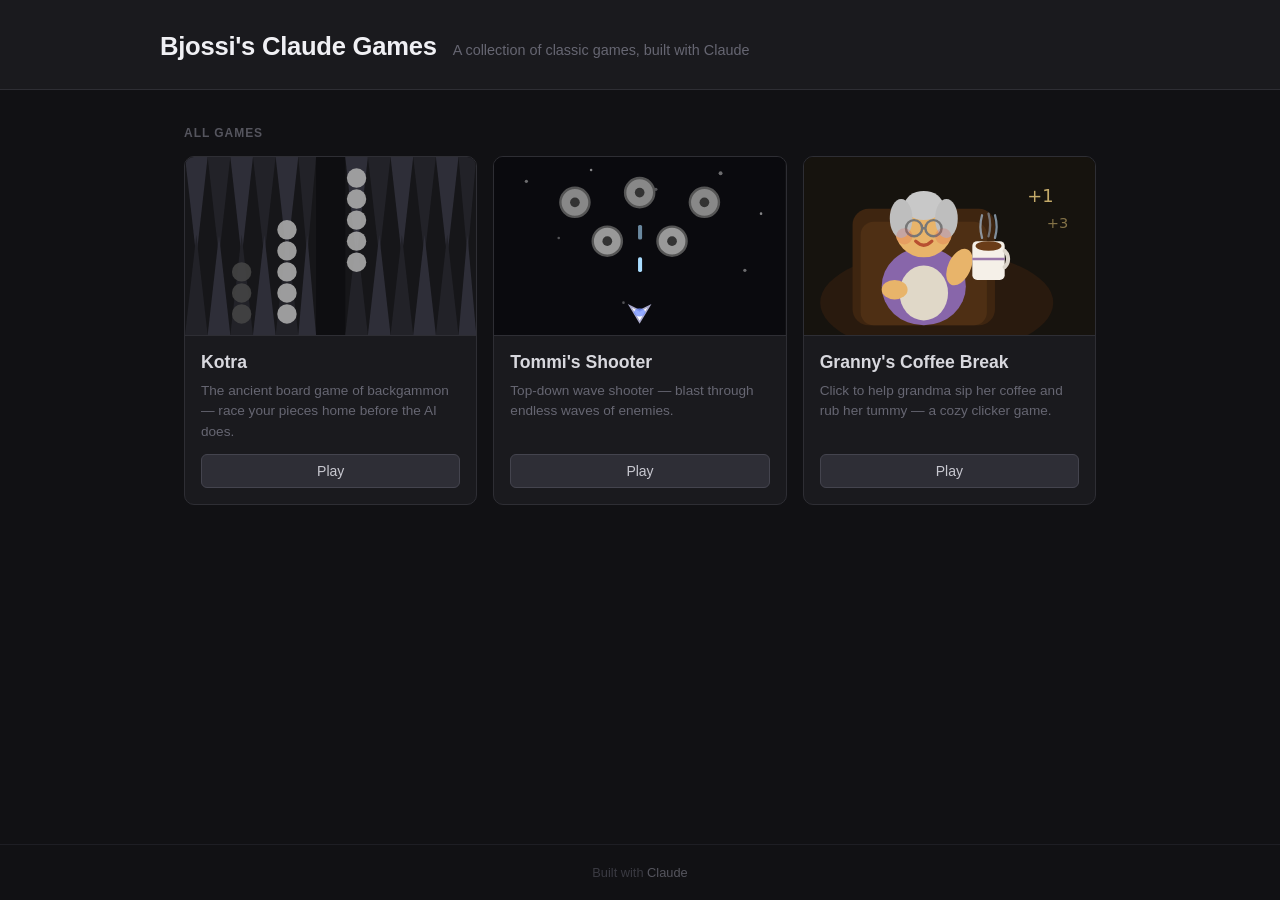
<file: index.html>
<!DOCTYPE html>
<html lang="en">
<head>
  <meta charset="UTF-8">
  <meta name="viewport" content="width=device-width, initial-scale=1.0">
  <title>Bjossi's Claude Games</title>
  <link rel="stylesheet" href="style.css">
</head>
<body>
  <header>
    <div class="header-inner">
      <h1>Bjossi's Claude Games</h1>
      <p class="tagline">A collection of classic games, built with Claude</p>
    </div>
  </header>

  <main>
    <p class="section-label">All Games</p>
    <div class="games-grid">

      <div class="game-card">
        <div class="card-preview">
          <svg viewBox="0 0 180 110" xmlns="http://www.w3.org/2000/svg" aria-hidden="true">
            <rect width="180" height="110" fill="#161619"/>
            <!-- Bar -->
            <rect x="81" y="0" width="18" height="110" fill="#0e0e11"/>
            <!-- Top triangles — left quadrant -->
            <polygon points="0,0 14,0 7,62"   fill="#2e2e38"/>
            <polygon points="14,0 28,0 21,62"  fill="#222228"/>
            <polygon points="28,0 42,0 35,62"  fill="#2e2e38"/>
            <polygon points="42,0 56,0 49,62"  fill="#222228"/>
            <polygon points="56,0 70,0 63,62"  fill="#2e2e38"/>
            <polygon points="70,0 81,0 75.5,62" fill="#222228"/>
            <!-- Top triangles — right quadrant -->
            <polygon points="99,0 113,0 106,62"  fill="#2e2e38"/>
            <polygon points="113,0 127,0 120,62" fill="#222228"/>
            <polygon points="127,0 141,0 134,62" fill="#2e2e38"/>
            <polygon points="141,0 155,0 148,62" fill="#222228"/>
            <polygon points="155,0 169,0 162,62" fill="#2e2e38"/>
            <polygon points="169,0 180,0 174.5,62" fill="#222228"/>
            <!-- Bottom triangles — left quadrant -->
            <polygon points="0,110 14,110 7,48"    fill="#222228"/>
            <polygon points="14,110 28,110 21,48"  fill="#2e2e38"/>
            <polygon points="28,110 42,110 35,48"  fill="#222228"/>
            <polygon points="42,110 56,110 49,48"  fill="#2e2e38"/>
            <polygon points="56,110 70,110 63,48"  fill="#222228"/>
            <polygon points="70,110 81,110 75.5,48" fill="#2e2e38"/>
            <!-- Bottom triangles — right quadrant -->
            <polygon points="99,110 113,110 106,48"  fill="#222228"/>
            <polygon points="113,110 127,110 120,48" fill="#2e2e38"/>
            <polygon points="127,110 141,110 134,48" fill="#222228"/>
            <polygon points="141,110 155,110 148,48" fill="#2e2e38"/>
            <polygon points="155,110 169,110 162,48" fill="#222228"/>
            <polygon points="169,110 180,110 174.5,48" fill="#2e2e38"/>
            <!-- White checkers (bottom-right, point 6) -->
            <circle cx="63" cy="97" r="6" fill="#aaa" opacity=".9"/>
            <circle cx="63" cy="84" r="6" fill="#aaa" opacity=".9"/>
            <circle cx="63" cy="71" r="6" fill="#aaa" opacity=".9"/>
            <circle cx="63" cy="58" r="6" fill="#aaa" opacity=".9"/>
            <circle cx="63" cy="45" r="6" fill="#aaa" opacity=".9"/>
            <!-- Dark checkers (bottom-left, point 8) -->
            <circle cx="35" cy="97" r="6" fill="#444" opacity=".9"/>
            <circle cx="35" cy="84" r="6" fill="#444" opacity=".9"/>
            <circle cx="35" cy="71" r="6" fill="#444" opacity=".9"/>
            <!-- White checkers (top-left, point 13) -->
            <circle cx="106" cy="13" r="6" fill="#aaa" opacity=".9"/>
            <circle cx="106" cy="26" r="6" fill="#aaa" opacity=".9"/>
            <circle cx="106" cy="39" r="6" fill="#aaa" opacity=".9"/>
            <circle cx="106" cy="52" r="6" fill="#aaa" opacity=".9"/>
            <circle cx="106" cy="65" r="6" fill="#aaa" opacity=".9"/>
          </svg>
        </div>
        <div class="card-body">
          <h2 class="card-title">Kotra</h2>
          <p class="card-desc">The ancient board game of backgammon — race your pieces home before the AI does.</p>
          <a href="games/kotra/index.html" class="btn-play">Play</a>
        </div>
      </div>

      <div class="game-card">
        <div class="card-preview">
          <svg viewBox="0 0 180 110" xmlns="http://www.w3.org/2000/svg" aria-hidden="true">
            <rect width="180" height="110" fill="#0a0a0e"/>
            <!-- Stars -->
            <circle cx="20"  cy="15"  r="1"   fill="#fff" opacity=".4"/>
            <circle cx="60"  cy="8"   r="0.8" fill="#fff" opacity=".5"/>
            <circle cx="100" cy="20"  r="1"   fill="#fff" opacity=".3"/>
            <circle cx="140" cy="10"  r="1.2" fill="#fff" opacity=".4"/>
            <circle cx="165" cy="35"  r="0.8" fill="#fff" opacity=".5"/>
            <circle cx="40"  cy="50"  r="0.8" fill="#fff" opacity=".3"/>
            <circle cx="155" cy="70"  r="1"   fill="#fff" opacity=".4"/>
            <circle cx="80"  cy="90"  r="0.8" fill="#fff" opacity=".3"/>
            <!-- Enemies — top row -->
            <circle cx="50"  cy="28" r="9" fill="#888" stroke="#555" stroke-width="1.5"/>
            <circle cx="50"  cy="28" r="3" fill="#333"/>
            <circle cx="90"  cy="22" r="9" fill="#888" stroke="#555" stroke-width="1.5"/>
            <circle cx="90"  cy="22" r="3" fill="#333"/>
            <circle cx="130" cy="28" r="9" fill="#888" stroke="#555" stroke-width="1.5"/>
            <circle cx="130" cy="28" r="3" fill="#333"/>
            <!-- Enemies — second row -->
            <circle cx="70"  cy="52" r="9" fill="#999" stroke="#555" stroke-width="1.5"/>
            <circle cx="70"  cy="52" r="3" fill="#333"/>
            <circle cx="110" cy="52" r="9" fill="#999" stroke="#555" stroke-width="1.5"/>
            <circle cx="110" cy="52" r="3" fill="#333"/>
            <!-- Bullets -->
            <rect x="89" y="62" width="2.5" height="9" fill="#aaddff" rx="1"/>
            <rect x="89" y="42" width="2.5" height="9" fill="#aaddff" rx="1" opacity=".6"/>
            <!-- Player ship -->
            <polygon points="90,102 96,92 90,95 84,92" fill="#fff" stroke="#aac" stroke-width="1"/>
            <!-- Engine glow -->
            <ellipse cx="90" cy="96" rx="3.5" ry="2.5" fill="#6688ff" opacity=".7"/>
          </svg>
        </div>
        <div class="card-body">
          <h2 class="card-title">Tommi's Shooter</h2>
          <p class="card-desc">Top-down wave shooter — blast through endless waves of enemies.</p>
          <a href="games/tommis-shooter/index.html" class="btn-play">Play</a>
        </div>
      </div>

      <div class="game-card">
        <div class="card-preview">
          <svg viewBox="0 0 180 110" xmlns="http://www.w3.org/2000/svg" aria-hidden="true">
            <rect width="180" height="110" fill="#16130e"/>
            <ellipse cx="82" cy="90" rx="72" ry="32" fill="#3a2010" opacity="0.55"/>
            <!-- Chair -->
            <rect x="30" y="32" width="88" height="72" rx="10" fill="#3e2510"/>
            <rect x="35" y="40" width="78" height="64" rx="8" fill="#4e2f14"/>
            <!-- Body/dress -->
            <ellipse cx="74" cy="80" rx="26" ry="24" fill="#8866aa"/>
            <ellipse cx="74" cy="84" rx="15" ry="17" fill="#e0d8c8"/>
            <!-- Left arm rubbing tummy -->
            <ellipse cx="56" cy="82" rx="8" ry="6" fill="#e8b46a"/>
            <!-- Right arm -->
            <ellipse cx="96" cy="68" rx="7" ry="12" fill="#e8b46a" transform="rotate(25,96,68)"/>
            <!-- Mug -->
            <rect x="104" y="52" width="20" height="24" rx="3" fill="#f5f0e8"/>
            <ellipse cx="114" cy="55" rx="8" ry="3" fill="#6a3c18"/>
            <path d="M124,58 A7,7 0 0,1 124,68" stroke="#ddd6cc" stroke-width="2.5" fill="none" stroke-linecap="round"/>
            <line x1="104" y1="63" x2="124" y2="63" stroke="#9977aa" stroke-width="1.5"/>
            <!-- Steam -->
            <path d="M110,50 Q108,43 110,36" stroke="#aac0d8" stroke-width="1.4" fill="none" stroke-linecap="round" opacity="0.7"/>
            <path d="M114,49 Q116,42 114,35" stroke="#aac0d8" stroke-width="1.4" fill="none" stroke-linecap="round" opacity="0.5"/>
            <path d="M118,50 Q120,43 118,36" stroke="#aac0d8" stroke-width="1.4" fill="none" stroke-linecap="round" opacity="0.7"/>
            <!-- Head -->
            <circle cx="74" cy="44" r="18" fill="#e8b46a"/>
            <!-- Hair -->
            <ellipse cx="74" cy="30" rx="12" ry="9" fill="#c8c8c8"/>
            <ellipse cx="60" cy="38" rx="7" ry="12" fill="#bebebe"/>
            <ellipse cx="88" cy="38" rx="7" ry="12" fill="#bebebe"/>
            <!-- Glasses -->
            <circle cx="68" cy="44" r="5" fill="none" stroke="#777" stroke-width="1.5"/>
            <circle cx="80" cy="44" r="5" fill="none" stroke="#777" stroke-width="1.5"/>
            <line x1="73" y1="44" x2="75" y2="44" stroke="#777" stroke-width="1.5"/>
            <!-- Smile -->
            <path d="M69,52 Q74,57 79,52" stroke="#b85030" stroke-width="2" fill="none" stroke-linecap="round"/>
            <!-- Cheeks -->
            <circle cx="62" cy="49" r="5" fill="#e05040" opacity="0.22"/>
            <circle cx="86" cy="49" r="5" fill="#e05040" opacity="0.22"/>
            <!-- Floating +1 -->
            <text x="138" y="28" font-size="11" fill="#f0d080" opacity="0.8" font-family="system-ui">+1</text>
            <text x="150" y="44" font-size="9"  fill="#f0d080" opacity="0.5" font-family="system-ui">+3</text>
          </svg>
        </div>
        <div class="card-body">
          <h2 class="card-title">Granny's Coffee Break</h2>
          <p class="card-desc">Click to help grandma sip her coffee and rub her tummy — a cozy clicker game.</p>
          <a href="games/coffee-granny/index.html" class="btn-play">Play</a>
        </div>
      </div>

    </div>
  </main>

  <footer>
    <p>Built with <a href="https://claude.ai" target="_blank">Claude</a></p>
  </footer>
</body>
</html>
</file>
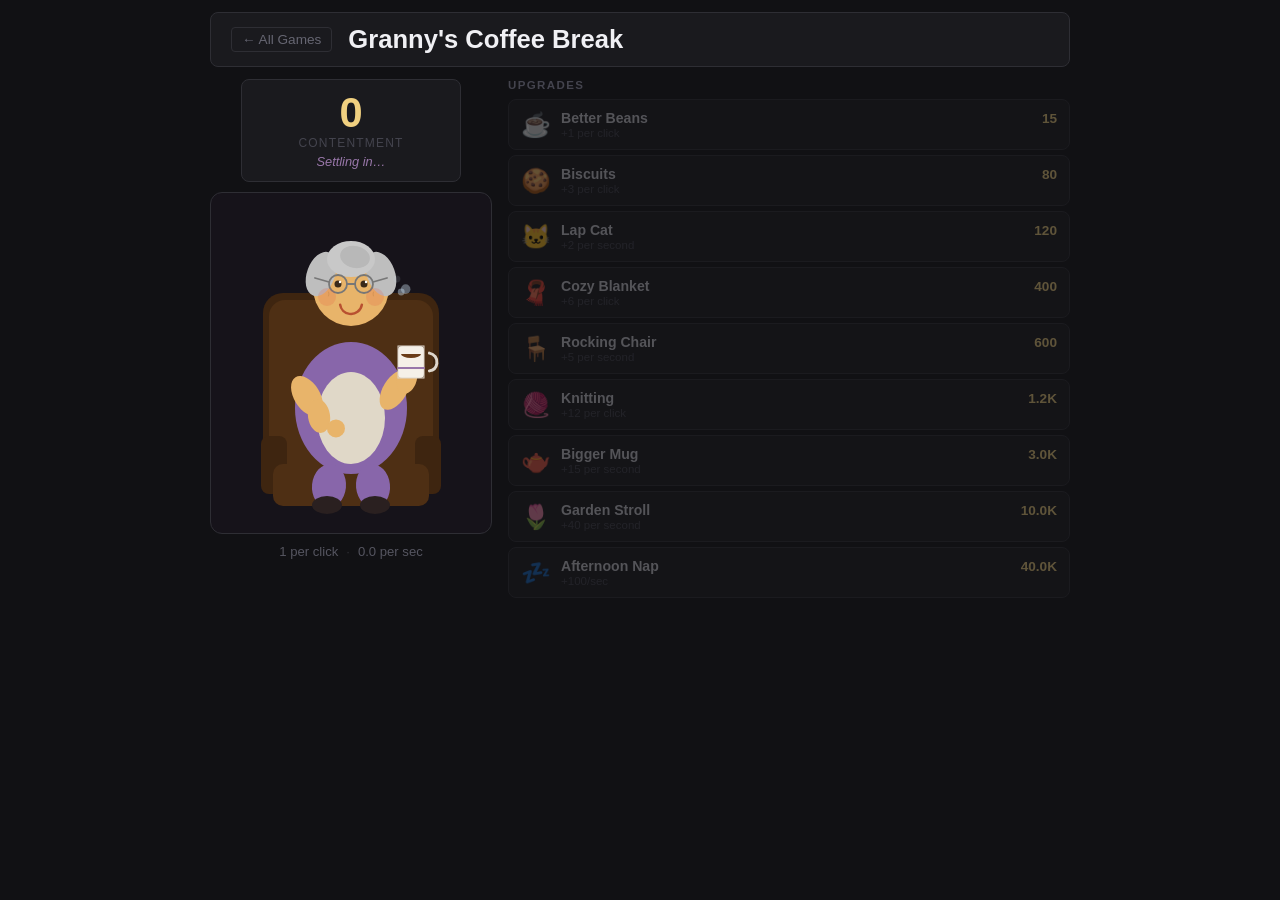
<file: games/coffee-granny/index.html>
<!DOCTYPE html>
<html lang="en">
<head>
  <meta charset="UTF-8">
  <meta name="viewport" content="width=device-width, initial-scale=1.0">
  <title>Granny's Coffee Break</title>
  <link rel="stylesheet" href="style.css">
</head>
<body>
  <div id="app">
    <header>
      <a href="../../index.html" class="back-link">← All Games</a>
      <h1>Granny's Coffee Break</h1>
    </header>

    <div id="main">
      <div id="click-side">
        <div id="score-display">
          <div id="contentment-count">0</div>
          <div id="contentment-label">contentment</div>
          <div id="happiness-level">Settling in…</div>
        </div>
        <canvas id="granny-canvas" width="280" height="340"></canvas>
        <div id="stats">
          <span id="cpc-display">1 per click</span>
          <span class="stats-sep">·</span>
          <span id="cps-display">0 per sec</span>
        </div>
      </div>

      <div id="upgrades-side">
        <div class="upgrades-header">Upgrades</div>
        <div id="upgrades-list"></div>
      </div>
    </div>
  </div>
  <script src="game.js"></script>
</body>
</html>
</file>
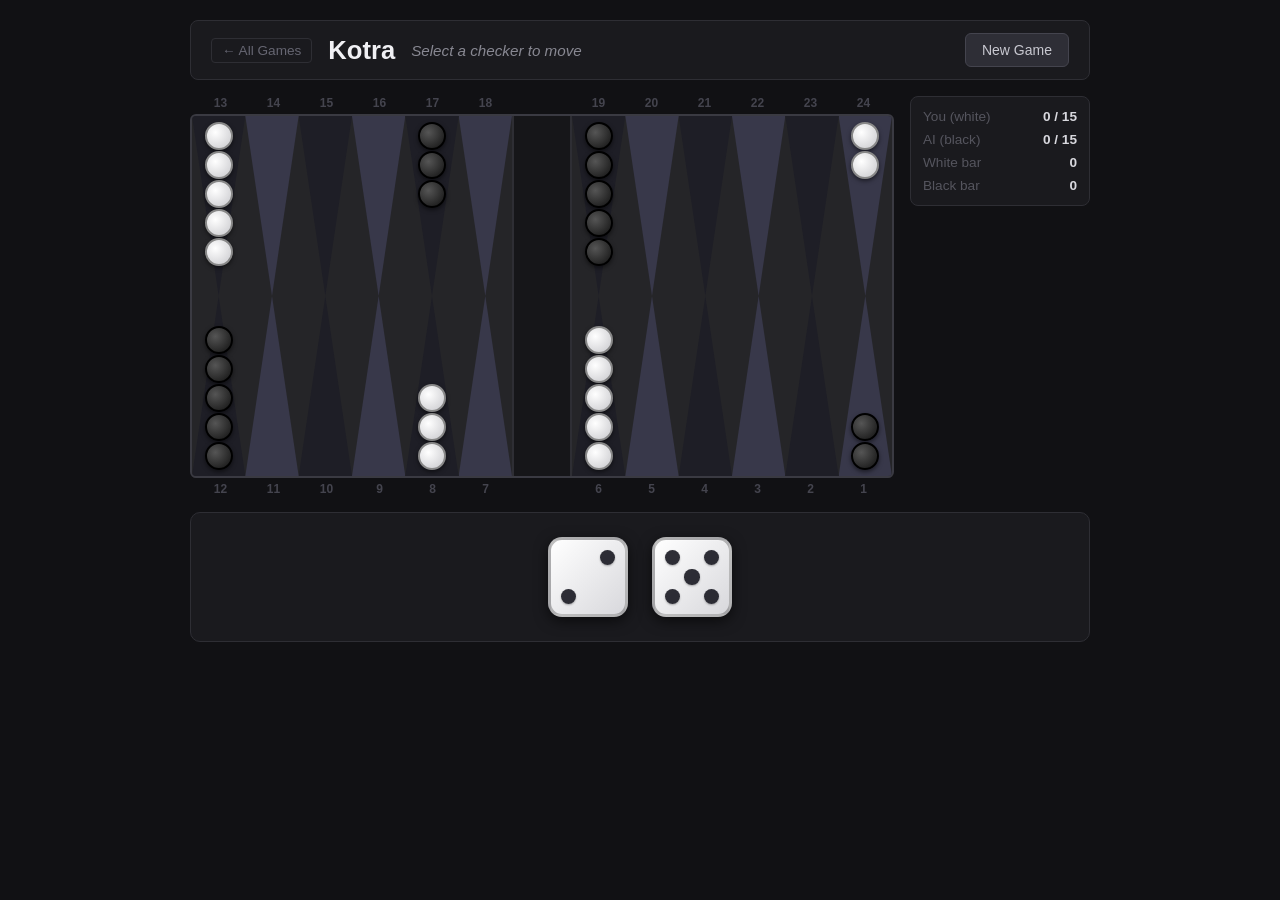
<file: games/kotra/index.html>
<!DOCTYPE html>
<html lang="en">
<head>
  <meta charset="UTF-8">
  <meta name="viewport" content="width=device-width, initial-scale=1.0">
  <title>Kotra</title>
  <link rel="stylesheet" href="style.css">
</head>
<body>
  <div id="app">
    <header>
      <a href="../../index.html" class="back-link">← All Games</a>
      <h1>Kotra</h1>
      <div id="status">Press "Roll Dice" to start</div>
      <button id="btn-new">New Game</button>
    </header>

    <div id="board-container">
      <!-- Top label row (points 13-24) -->
      <div id="top-labels" class="labels"></div>

      <div id="board">
        <!-- Top half: points 13-24 (left to right) -->
        <div id="top-half">
          <div id="top-left" class="half-board"></div>
          <div id="bar-top" class="bar-section"></div>
          <div id="top-right" class="half-board"></div>
        </div>

        <!-- Bottom half: points 12-1 (left to right) -->
        <div id="bottom-half">
          <div id="bottom-left" class="half-board"></div>
          <div id="bar-bottom" class="bar-section"></div>
          <div id="bottom-right" class="half-board"></div>
        </div>
      </div>

      <!-- Bottom label row (points 1-12) -->
      <div id="bottom-labels" class="labels"></div>

    </div>

    <div id="sidebar">
      <div id="score-area">
        <div class="score-row">
          <span class="score-label">You (white)</span>
          <span id="white-off" class="score-value">0 / 15</span>
        </div>
        <div class="score-row">
          <span class="score-label">AI (black)</span>
          <span id="black-off" class="score-value">0 / 15</span>
        </div>
        <div class="score-row">
          <span class="score-label">White bar</span>
          <span id="white-bar" class="score-value">0</span>
        </div>
        <div class="score-row">
          <span class="score-label">Black bar</span>
          <span id="black-bar" class="score-value">0</span>
        </div>
      </div>
    </div>

    <!-- Dice spanning full width below board+sidebar -->
    <div id="dice-area">
      <div id="dice-display">
        <div class="die" id="die1"></div>
        <div class="die" id="die2"></div>
      </div>
      <div id="move-feedback" class="hidden"></div>
    </div>

    <div id="overlay" class="hidden">
      <div id="overlay-content">
        <h2 id="overlay-title"></h2>
        <button id="overlay-new">Play Again</button>
      </div>
    </div>
  </div>

  <script src="game.js"></script>
</body>
</html>
</file>
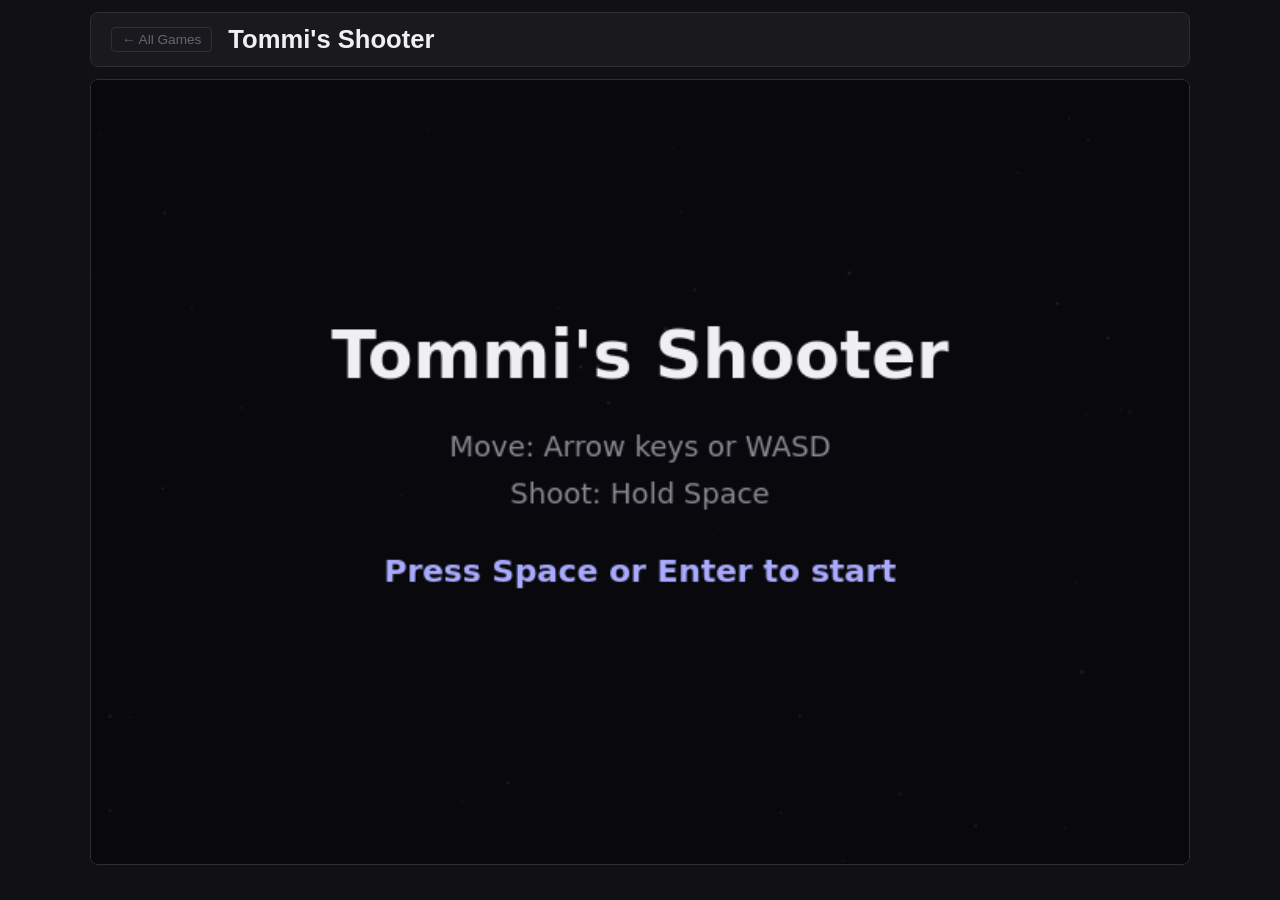
<file: games/tommis-shooter/index.html>
<!DOCTYPE html>
<html lang="en">
<head>
  <meta charset="UTF-8">
  <meta name="viewport" content="width=device-width, initial-scale=1.0">
  <title>Tommi's Shooter</title>
  <link rel="stylesheet" href="style.css">
</head>
<body>
  <div id="app">
    <header>
      <a href="../../index.html" class="back-link">← All Games</a>
      <h1>Tommi's Shooter</h1>
    </header>
    <div id="canvas-wrap">
      <canvas id="game-canvas" width="700" height="500"></canvas>
    </div>
  </div>
  <script src="game.js"></script>
</body>
</html>
</file>
<file: style.css>
*, *::before, *::after { box-sizing: border-box; margin: 0; padding: 0; }

body {
  background: #111114;
  color: #e0e0e4;
  font-family: -apple-system, BlinkMacSystemFont, 'Segoe UI', sans-serif;
  min-height: 100vh;
  display: flex;
  flex-direction: column;
}

/* ── Header ── */
header {
  background: #1a1a1e;
  border-bottom: 1px solid #2e2e34;
  padding: 32px 24px 28px;
}

.header-inner {
  max-width: 960px;
  margin: 0 auto;
  display: flex;
  align-items: baseline;
  gap: 16px;
}

h1 {
  font-size: 1.6rem;
  font-weight: 700;
  color: #f0f0f4;
  letter-spacing: -0.01em;
}

.tagline {
  font-size: 0.9rem;
  color: #666672;
}

/* ── Main ── */
main {
  flex: 1;
  max-width: 960px;
  width: 100%;
  margin: 0 auto;
  padding: 36px 24px;
}

.section-label {
  font-size: 0.75rem;
  font-weight: 600;
  letter-spacing: 0.08em;
  text-transform: uppercase;
  color: #55555e;
  margin-bottom: 16px;
}

/* ── Game grid ── */
.games-grid {
  display: grid;
  grid-template-columns: repeat(auto-fill, minmax(220px, 1fr));
  gap: 16px;
}

.game-card {
  background: #1a1a1e;
  border: 1px solid #2e2e34;
  border-radius: 10px;
  overflow: hidden;
  display: flex;
  flex-direction: column;
  transition: border-color 0.15s, box-shadow 0.15s, transform 0.15s;
}

.game-card:not(.coming-soon):hover {
  border-color: #555560;
  box-shadow: 0 4px 20px rgba(0,0,0,0.4);
  transform: translateY(-2px);
}

.coming-soon {
  opacity: 0.35;
}

.card-preview {
  width: 100%;
  background: #161619;
  overflow: hidden;
  border-bottom: 1px solid #2e2e34;
}

.card-preview svg {
  display: block;
  width: 100%;
  height: auto;
}

.card-body {
  padding: 16px;
  display: flex;
  flex-direction: column;
  gap: 8px;
  flex: 1;
}

.card-title {
  font-size: 1.1rem;
  font-weight: 600;
  color: #d8d8de;
}

.card-desc {
  font-size: 0.85rem;
  color: #666672;
  line-height: 1.5;
  flex: 1;
}

.btn-play {
  display: inline-block;
  background: #2e2e36;
  color: #c8c8d0;
  border: 1px solid #44444e;
  border-radius: 6px;
  padding: 8px 16px;
  font-size: 0.875rem;
  font-family: inherit;
  text-decoration: none;
  text-align: center;
  cursor: pointer;
  transition: background 0.15s, border-color 0.15s, color 0.15s;
  margin-top: 4px;
}

.btn-play:hover {
  background: #3a3a44;
  border-color: #66666e;
  color: #f0f0f4;
}

.btn-play.disabled {
  opacity: 0.4;
  cursor: default;
  pointer-events: none;
}

/* ── Footer ── */
footer {
  text-align: center;
  padding: 20px 24px;
  font-size: 0.8rem;
  color: #3a3a42;
  border-top: 1px solid #1e1e24;
}

footer a {
  color: #55555e;
  text-decoration: none;
}
footer a:hover { color: #a0a0aa; }
</file>
<file: games/coffee-granny/style.css>
*, *::before, *::after { box-sizing: border-box; margin: 0; padding: 0; }

body {
  background: #111114;
  color: #e0e0e4;
  font-family: -apple-system, BlinkMacSystemFont, 'Segoe UI', sans-serif;
  min-height: 100vh;
  display: flex;
  justify-content: center;
  align-items: flex-start;
  padding: 12px;
}

#app {
  display: flex;
  flex-direction: column;
  gap: 12px;
  width: 100%;
  max-width: 860px;
}

header {
  display: flex;
  align-items: center;
  gap: 16px;
  background: #1a1a1e;
  border: 1px solid #2e2e34;
  border-radius: 8px;
  padding: 12px 20px;
}

h1 { font-size: 1.6rem; font-weight: 700; color: #f0f0f4; }

.back-link {
  color: #666672;
  text-decoration: none;
  font-size: 0.85rem;
  flex-shrink: 0;
  border: 1px solid #2e2e34;
  padding: 4px 10px;
  border-radius: 4px;
  transition: color 0.15s, border-color 0.15s;
}
.back-link:hover { color: #d8d8de; border-color: #55555e; }

/* ── Layout ── */
#main {
  display: flex;
  gap: 16px;
  align-items: flex-start;
}

/* ── Left: character + score ── */
#click-side {
  display: flex;
  flex-direction: column;
  align-items: center;
  gap: 10px;
  flex-shrink: 0;
}

#score-display {
  text-align: center;
  background: #1a1a1e;
  border: 1px solid #2e2e34;
  border-radius: 8px;
  padding: 12px 28px;
  min-width: 220px;
}

#contentment-count {
  font-size: 2.6rem;
  font-weight: 700;
  color: #f0d080;
  line-height: 1;
}

#contentment-label {
  font-size: 0.75rem;
  color: #44444e;
  text-transform: uppercase;
  letter-spacing: 0.1em;
  margin-top: 2px;
}

#happiness-level {
  font-size: 0.8rem;
  color: #9977aa;
  font-style: italic;
  margin-top: 4px;
}

#granny-canvas {
  cursor: pointer;
  border: 1px solid #2e2e34;
  border-radius: 12px;
  background: #16131a;
  display: block;
  transition: filter 0.08s, transform 0.08s;
}
#granny-canvas:hover { filter: brightness(1.08); }
#granny-canvas:active { filter: brightness(0.92); transform: scale(0.985); }

#stats {
  font-size: 0.82rem;
  color: #555560;
  display: flex;
  gap: 8px;
  align-items: center;
}
.stats-sep { color: #2e2e34; }

/* ── Right: upgrades ── */
#upgrades-side {
  flex: 1;
  display: flex;
  flex-direction: column;
  gap: 6px;
  min-width: 0;
}

.upgrades-header {
  font-size: 0.72rem;
  font-weight: 700;
  color: #44444e;
  text-transform: uppercase;
  letter-spacing: 0.12em;
  padding-bottom: 2px;
}

#upgrades-list {
  display: flex;
  flex-direction: column;
  gap: 5px;
}

.upgrade-card {
  display: flex;
  align-items: center;
  gap: 10px;
  background: #1a1a1e;
  border: 1px solid #2e2e34;
  border-radius: 8px;
  padding: 10px 12px;
  cursor: pointer;
  transition: background 0.1s, border-color 0.1s, opacity 0.15s;
  user-select: none;
}
.upgrade-card.unaffordable { opacity: 0.35; cursor: default; }
.upgrade-card.affordable:hover { background: #202028; border-color: #4a4a55; }
.upgrade-card.affordable:active { background: #26262e; }

.upg-icon {
  font-size: 1.5rem;
  flex-shrink: 0;
  width: 30px;
  text-align: center;
}

.upg-info {
  flex: 1;
  display: flex;
  flex-direction: column;
  gap: 1px;
  min-width: 0;
}

.upg-name {
  font-size: 0.88rem;
  font-weight: 600;
  color: #d0d0d8;
}

.upg-desc {
  font-size: 0.72rem;
  color: #44444e;
}

.upg-right {
  display: flex;
  flex-direction: column;
  align-items: flex-end;
  gap: 1px;
  flex-shrink: 0;
}

.upg-cost {
  font-size: 0.85rem;
  font-weight: 700;
  color: #f0d080;
}

.upg-count {
  font-size: 0.72rem;
  color: #555560;
  font-weight: 600;
  min-height: 11px;
}
</file>
<file: games/kotra/style.css>
*, *::before, *::after { box-sizing: border-box; margin: 0; padding: 0; }

body {
  background: #111114;
  color: #e0e0e4;
  font-family: -apple-system, BlinkMacSystemFont, 'Segoe UI', sans-serif;
  min-height: 100vh;
  display: flex;
  justify-content: center;
  align-items: flex-start;
  padding: 20px;
}

#app {
  display: grid;
  grid-template-rows: auto 1fr auto;
  grid-template-columns: 1fr 180px;
  grid-template-areas:
    "header header"
    "board-container sidebar"
    "dice dice";
  gap: 16px;
  max-width: 900px;
  width: 100%;
}

header {
  grid-area: header;
  display: flex;
  align-items: center;
  gap: 16px;
  background: #1a1a1e;
  border: 1px solid #2e2e34;
  border-radius: 8px;
  padding: 12px 20px;
}

h1 { font-size: 1.6rem; font-weight: 700; color: #f0f0f4; flex-shrink: 0; }

.back-link {
  color: #666672;
  text-decoration: none;
  font-size: 0.85rem;
  flex-shrink: 0;
  border: 1px solid #2e2e34;
  padding: 4px 10px;
  border-radius: 4px;
  transition: color 0.15s, border-color 0.15s;
}
.back-link:hover { color: #d8d8de; border-color: #55555e; }

#status {
  flex: 1;
  font-size: 0.95rem;
  color: #888892;
  font-style: italic;
}

button {
  background: #2e2e36;
  color: #c8c8d0;
  border: 1px solid #44444e;
  border-radius: 6px;
  padding: 8px 16px;
  font-size: 0.875rem;
  cursor: pointer;
  font-family: inherit;
  transition: background 0.15s, border-color 0.15s, color 0.15s;
}
button:hover { background: #3a3a44; border-color: #66666e; color: #f0f0f4; }
button:disabled { opacity: 0.4; cursor: default; }

#board-container {
  grid-area: board-container;
  display: flex;
  flex-direction: column;
  gap: 4px;
}

.labels {
  display: flex;
  padding: 0 4px;
}

.label-spacer { flex: 0 0 60px; }

.point-label {
  flex: 1;
  text-align: center;
  font-size: 0.75rem;
  color: #44444e;
  font-weight: 600;
}

#board {
  background: #252528;
  border: 2px solid #3a3a42;
  border-radius: 6px;
  overflow: hidden;
  display: flex;
  flex-direction: column;
}

#top-half, #bottom-half {
  display: flex;
  height: 180px;
}

.half-board {
  flex: 1;
  display: flex;
}

.bar-section {
  flex: 0 0 60px;
  background: #161619;
  display: flex;
  flex-direction: column;
  align-items: center;
  justify-content: space-evenly;
  border-left: 2px solid #2e2e34;
  border-right: 2px solid #2e2e34;
}

/* Points */
.point {
  flex: 1;
  display: flex;
  flex-direction: column;
  align-items: center;
  cursor: pointer;
  position: relative;
  min-width: 0;
  padding: 2px;
  transition: filter 0.15s;
}

.point:hover { filter: brightness(1.2); }

.point.highlight {
  filter: brightness(1.3);
  outline: 2px solid #6688ff;
  outline-offset: -2px;
  z-index: 2;
}

.point.selected {
  filter: brightness(1.4);
  outline: 3px solid #44ddaa;
  outline-offset: -2px;
  z-index: 3;
}

.point.top-point {
  flex-direction: column;
  justify-content: flex-start;
}
.point.bottom-point {
  flex-direction: column-reverse;
  justify-content: flex-start;
}

.triangle {
  position: absolute;
  top: 0; left: 0; right: 0; bottom: 0;
  z-index: 0;
}

.point.top-point .triangle {
  clip-path: polygon(50% 100%, 0% 0%, 100% 0%);
}
.point.bottom-point .triangle {
  clip-path: polygon(50% 0%, 0% 100%, 100% 100%);
}

.triangle.dark  { background: #1e1e26; }
.triangle.light { background: #38384a; }

.checkers-stack {
  position: relative;
  z-index: 1;
  display: flex;
  flex-direction: column;
  align-items: center;
  gap: 1px;
  padding: 4px 2px;
}

.point.bottom-point .checkers-stack {
  flex-direction: column-reverse;
}

.checker {
  width: 28px;
  height: 28px;
  border-radius: 50%;
  border: 2px solid rgba(0,0,0,0.4);
  display: flex;
  align-items: center;
  justify-content: center;
  font-size: 0.65rem;
  font-weight: bold;
  flex-shrink: 0;
  box-shadow: 0 2px 4px rgba(0,0,0,0.5);
}

.checker.white {
  background: radial-gradient(circle at 35% 35%, #ffffff, #c8c8cc);
  color: #333;
  border-color: #888;
}
.checker.black {
  background: radial-gradient(circle at 35% 35%, #555, #111);
  color: #ccc;
  border-color: #000;
}

.count-badge {
  width: 28px;
  height: 28px;
  border-radius: 50%;
  display: flex;
  align-items: center;
  justify-content: center;
  font-size: 0.75rem;
  font-weight: bold;
  flex-shrink: 0;
}
.count-badge.white { background: rgba(255,255,255,0.3); color: #fff; }
.count-badge.black { background: rgba(0,0,0,0.5); color: #ccc; }

/* Bar checkers */
.bar-checker {
  width: 34px;
  height: 34px;
  border-radius: 50%;
  border: 2px solid rgba(0,0,0,0.4);
  display: flex;
  align-items: center;
  justify-content: center;
  font-size: 0.8rem;
  font-weight: bold;
  box-shadow: 0 2px 4px rgba(0,0,0,0.5);
  cursor: pointer;
}
.bar-checker.white {
  background: radial-gradient(circle at 35% 35%, #ffffff, #c8c8cc);
  color: #333;
}
.bar-checker.black {
  background: radial-gradient(circle at 35% 35%, #555, #111);
  color: #ccc;
}
.bar-checker.highlight {
  outline: 3px solid #6688ff;
}

/* Sidebar */
#sidebar {
  grid-area: sidebar;
  display: flex;
  flex-direction: column;
  gap: 16px;
}

/* Dice area */
#dice-area {
  grid-area: dice;
  background: #1a1a1e;
  border: 1px solid #2e2e34;
  border-radius: 10px;
  padding: 20px;
  display: flex;
  flex-direction: column;
  justify-content: center;
  align-items: center;
  gap: 14px;
  min-height: 130px;
}

#dice-display {
  display: flex;
  gap: 24px;
  align-items: center;
}

.die {
  width: 80px;
  height: 80px;
  border-radius: 14px;
  border: 3px solid rgba(255,255,255,0.35);
  display: grid;
  grid-template-columns: repeat(3, 1fr);
  grid-template-rows: repeat(3, 1fr);
  padding: 10px;
  gap: 4px;
  box-shadow: 0 4px 14px rgba(0,0,0,0.6), inset 0 1px 0 rgba(255,255,255,0.2);
  transition: transform 0.15s, opacity 0.2s;
}

/* Die colors reflect current player */
#dice-display.turn-white .die {
  background: linear-gradient(135deg, #ffffff, #d8d8dc);
  border-color: rgba(0,0,0,0.25);
}
#dice-display.turn-white .pip {
  background: rgba(10,10,20,0.85);
  box-shadow: 0 1px 2px rgba(0,0,0,0.3);
}

#dice-display.turn-black .die {
  background: linear-gradient(135deg, #2a2a2a, #111111);
  border-color: rgba(255,255,255,0.2);
}
#dice-display.turn-black .pip {
  background: rgba(255,255,255,0.92);
  box-shadow: 0 1px 3px rgba(0,0,0,0.4);
}

/* Doubles badge */
.die-wrap {
  position: relative;
  display: inline-flex;
}
.doubles-badge {
  position: absolute;
  top: -10px;
  right: -10px;
  background: #6688ff;
  color: #fff;
  font-size: 0.75rem;
  font-weight: bold;
  border-radius: 50%;
  width: 24px;
  height: 24px;
  display: flex;
  align-items: center;
  justify-content: center;
  border: 2px solid #fff;
  box-shadow: 0 2px 6px rgba(0,0,0,0.5);
  z-index: 10;
}

.die.used {
  opacity: 0.35;
  transform: scale(0.9);
}

.pip {
  border-radius: 50%;
  width: 100%;
  height: 100%;
}

/* Pip visibility is handled entirely by JS */

#score-area {
  background: #1a1a1e;
  border: 1px solid #2e2e34;
  border-radius: 8px;
  padding: 12px;
  display: flex;
  flex-direction: column;
  gap: 8px;
}

.score-row {
  display: flex;
  justify-content: space-between;
  font-size: 0.85rem;
}
.score-label { color: #55555e; }
.score-value { color: #d8d8de; font-weight: 600; }

/* Move feedback */
#move-feedback {
  display: flex;
  align-items: center;
  gap: 12px;
  opacity: 0;
  transition: opacity 0.35s;
  pointer-events: none;
}
#move-feedback.hidden { display: none; }
#move-feedback.visible { opacity: 1; }

.fb-rating {
  font-size: 1.5rem;
  font-weight: 700;
  min-width: 48px;
  text-align: center;
  line-height: 1;
}
.fb-great { color: #44dd88; }
.fb-ok    { color: #ffcc44; }
.fb-poor  { color: #ff6655; }

.fb-label {
  font-size: 0.82rem;
  color: #666672;
}
.fb-label em {
  color: #a8a8b8;
  font-style: normal;
}

/* Overlay */
#overlay {
  position: fixed;
  inset: 0;
  background: rgba(0,0,0,0.8);
  display: flex;
  align-items: center;
  justify-content: center;
  z-index: 100;
}
#overlay.hidden { display: none; }

#overlay-content {
  background: #1a1a1e;
  border: 1px solid #3a3a42;
  border-radius: 12px;
  padding: 40px 60px;
  text-align: center;
  display: flex;
  flex-direction: column;
  gap: 20px;
}

#overlay-title {
  font-size: 2rem;
  font-weight: 700;
  color: #f0f0f4;
}
</file>
<file: games/tommis-shooter/style.css>
*, *::before, *::after { box-sizing: border-box; margin: 0; padding: 0; }

body {
  background: #111114;
  color: #e0e0e4;
  font-family: -apple-system, BlinkMacSystemFont, 'Segoe UI', sans-serif;
  min-height: 100vh;
  display: flex;
  justify-content: center;
  align-items: flex-start;
  padding: 12px;
}

#app {
  display: flex;
  flex-direction: column;
  gap: 12px;
  width: 100%;
  max-width: 1100px;
}

header {
  display: flex;
  align-items: center;
  gap: 16px;
  background: #1a1a1e;
  border: 1px solid #2e2e34;
  border-radius: 8px;
  padding: 12px 20px;
}

h1 { font-size: 1.6rem; font-weight: 700; color: #f0f0f4; }

.back-link {
  color: #666672;
  text-decoration: none;
  font-size: 0.85rem;
  flex-shrink: 0;
  border: 1px solid #2e2e34;
  padding: 4px 10px;
  border-radius: 4px;
  transition: color 0.15s, border-color 0.15s;
}
.back-link:hover { color: #d8d8de; border-color: #55555e; }

#canvas-wrap {
  border: 1px solid #2e2e34;
  border-radius: 8px;
  overflow: hidden;
  line-height: 0;
}

#game-canvas {
  display: block;
  width: 100%;
  height: auto;
  background: #0a0a0e;
}
</file>
